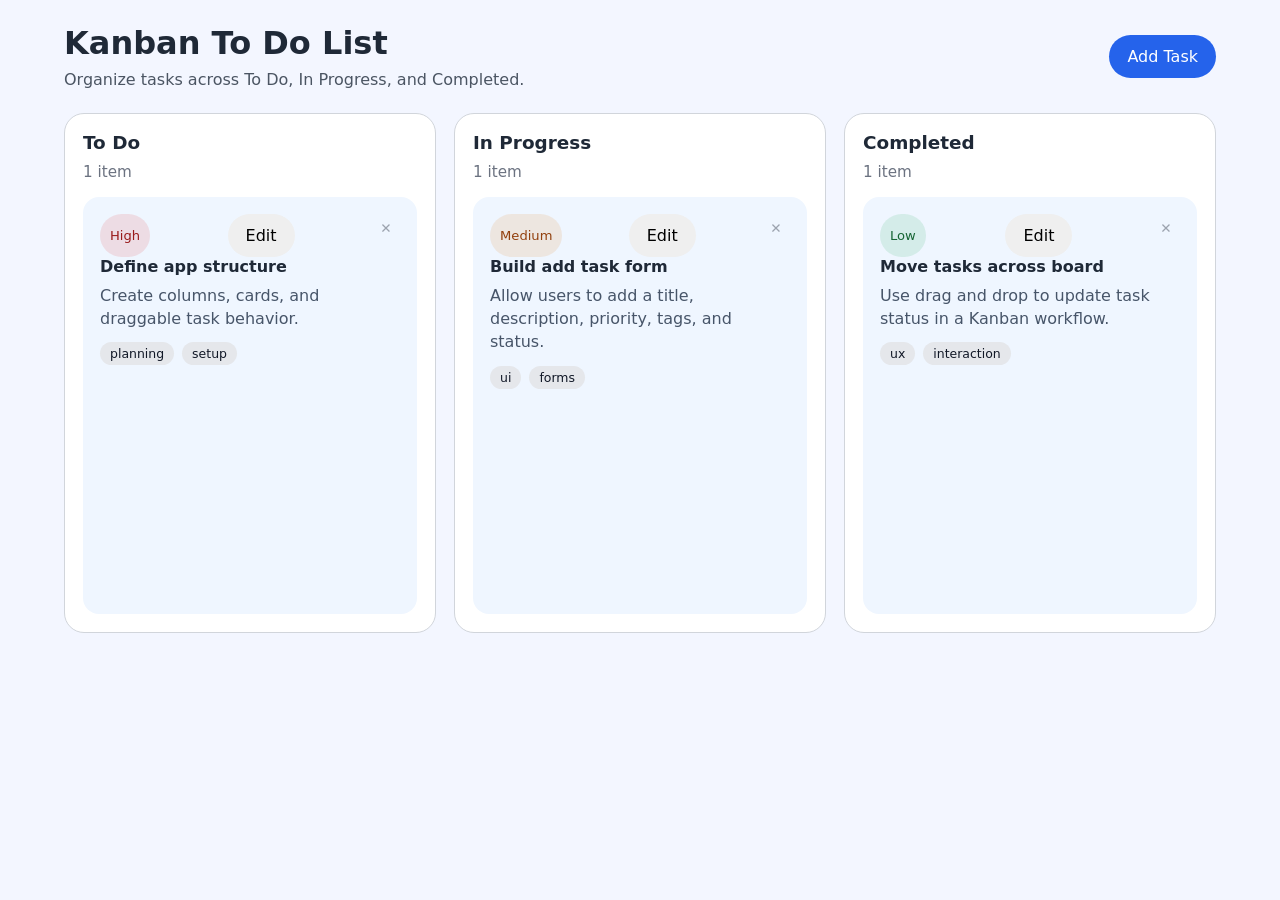
<file: index.html>
<!DOCTYPE html>
<html lang="en">
<head>
  <meta charset="UTF-8" />
  <meta name="viewport" content="width=device-width, initial-scale=1.0" />
  <title>Kanban To Do List</title>
  <link rel="stylesheet" href="styles.css" />
</head>
<body>
  <div class="app-shell">
    <header>
      <div>
        <h1>Kanban To Do List</h1>
        <p>Organize tasks across To Do, In Progress, and Completed.</p>
      </div>
      <button id="openAddTask">Add Task</button>
    </header>

    <main>
      <section class="board" aria-label="Kanban board">
        <article class="column" data-status="todo">
          <h2>To Do</h2>
          <div class="column-count">0</div>
          <div class="task-list" id="todoColumn"></div>
        </article>

        <article class="column" data-status="inprogress">
          <h2>In Progress</h2>
          <div class="column-count">0</div>
          <div class="task-list" id="inprogressColumn"></div>
        </article>

        <article class="column" data-status="completed">
          <h2>Completed</h2>
          <div class="column-count">0</div>
          <div class="task-list" id="completedColumn"></div>
        </article>
      </section>
    </main>
  </div>

  <div class="modal hidden" id="taskModal" role="dialog" aria-modal="true" aria-labelledby="modalTitle">
    <div class="modal-content">
      <div class="modal-header">
        <h2 id="modalTitle">Add New Task</h2>
        <button class="close-button" id="closeModal" aria-label="Close dialog">×</button>
      </div>
      <form id="taskForm">
        <label>
          Title
          <input type="text" id="taskTitle" name="title" required maxlength="80" />
        </label>
        <label>
          Description
          <textarea id="taskDescription" name="description" rows="4" maxlength="240"></textarea>
        </label>
        <label>
          Priority
          <select id="taskPriority" name="priority">
            <option value="Low">Low</option>
            <option value="Medium" selected>Medium</option>
            <option value="High">High</option>
          </select>
        </label>
        <label>
          Tags (comma separated)
          <input type="text" id="taskTags" name="tags" placeholder="design, backend" />
        </label>
        <label>
          Status
          <select id="taskStatus" name="status">
            <option value="todo">To Do</option>
            <option value="inprogress">In Progress</option>
            <option value="completed">Completed</option>
          </select>
        </label>
        <div class="modal-actions">
          <button type="button" class="secondary" id="cancelTask">Cancel</button>
          <button type="submit">Save Task</button>
        </div>
      </form>
    </div>
  </div>

  <script src="script.js"></script>
</body>
</html>
</file>
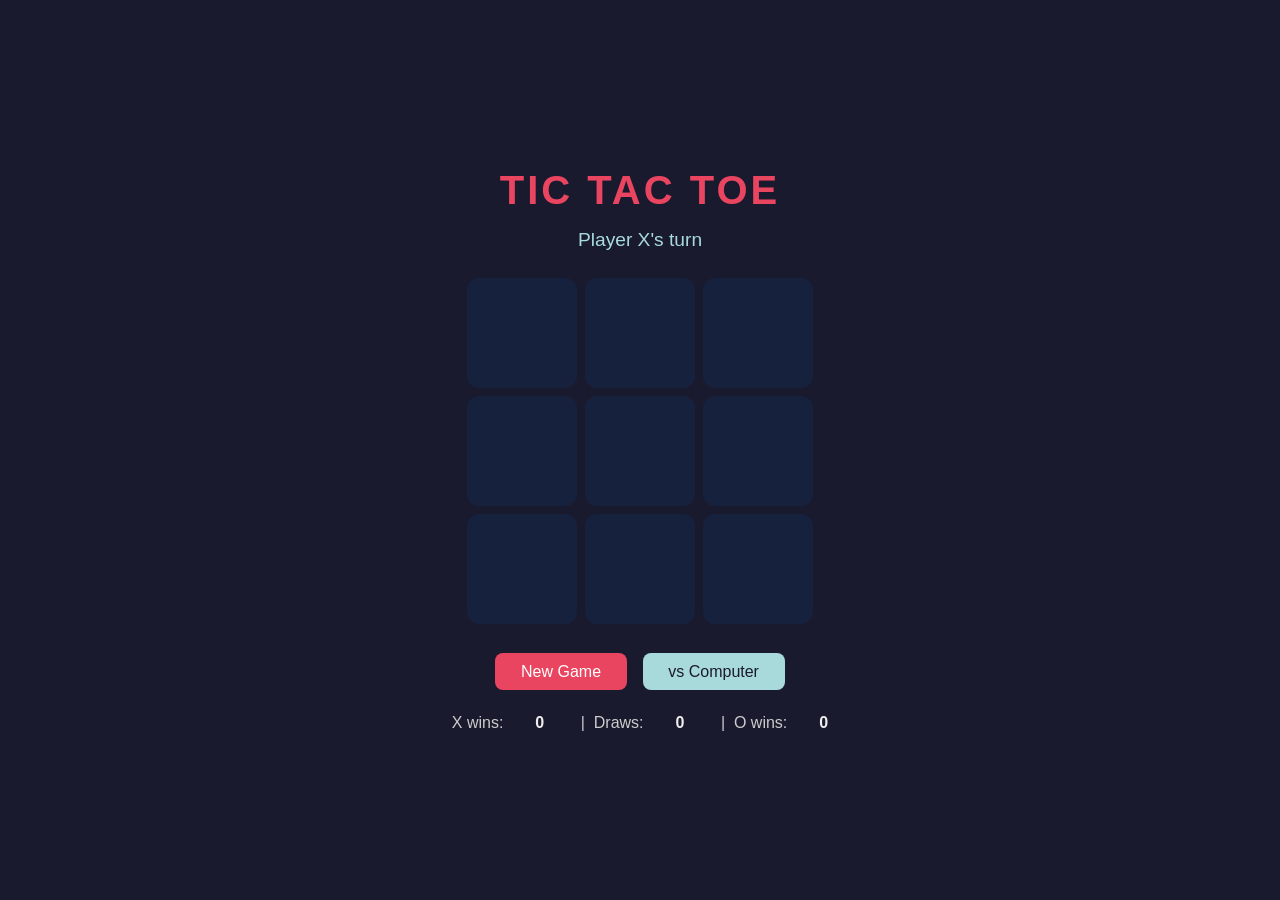
<file: tictactoe.html>
<!DOCTYPE html>
<html lang="en">
<head>
  <meta charset="UTF-8">
  <meta name="viewport" content="width=device-width, initial-scale=1.0">
  <title>Tic Tac Toe</title>
  <style>
    * { box-sizing: border-box; margin: 0; padding: 0; }

    body {
      min-height: 100vh;
      display: flex;
      flex-direction: column;
      align-items: center;
      justify-content: center;
      background: #1a1a2e;
      font-family: 'Segoe UI', sans-serif;
      color: #eee;
    }

    h1 {
      font-size: 2.5rem;
      margin-bottom: 1rem;
      letter-spacing: 3px;
      color: #e94560;
    }

    #status {
      font-size: 1.2rem;
      margin-bottom: 1.5rem;
      min-height: 1.6rem;
      color: #a8dadc;
    }

    #board {
      display: grid;
      grid-template-columns: repeat(3, 110px);
      grid-template-rows: repeat(3, 110px);
      gap: 8px;
    }

    .cell {
      background: #16213e;
      border-radius: 12px;
      display: flex;
      align-items: center;
      justify-content: center;
      font-size: 3rem;
      font-weight: bold;
      cursor: pointer;
      transition: background 0.15s, transform 0.1s;
      user-select: none;
    }

    .cell:hover:not(.taken) {
      background: #0f3460;
      transform: scale(1.04);
    }

    .cell.x { color: #e94560; }
    .cell.o { color: #a8dadc; }

    .cell.win {
      background: #0f3460;
      animation: pulse 0.5s ease-in-out infinite alternate;
    }

    @keyframes pulse {
      from { transform: scale(1); }
      to   { transform: scale(1.06); }
    }

    #controls {
      margin-top: 1.8rem;
      display: flex;
      gap: 1rem;
    }

    button {
      padding: 0.6rem 1.6rem;
      border: none;
      border-radius: 8px;
      font-size: 1rem;
      cursor: pointer;
      transition: opacity 0.15s, transform 0.1s;
    }

    button:hover { opacity: 0.85; transform: scale(1.04); }

    #resetBtn  { background: #e94560; color: #fff; }
    #modeBtn   { background: #a8dadc; color: #1a1a2e; }

    #scoreboard {
      margin-top: 1.5rem;
      display: flex;
      gap: 2rem;
      font-size: 1rem;
      color: #ccc;
    }

    #scoreboard span { font-weight: bold; color: #eee; }
  </style>
</head>
<body>

<h1>TIC TAC TOE</h1>
<div id="status">Player X's turn</div>

<div id="board">
  <div class="cell" data-i="0"></div>
  <div class="cell" data-i="1"></div>
  <div class="cell" data-i="2"></div>
  <div class="cell" data-i="3"></div>
  <div class="cell" data-i="4"></div>
  <div class="cell" data-i="5"></div>
  <div class="cell" data-i="6"></div>
  <div class="cell" data-i="7"></div>
  <div class="cell" data-i="8"></div>
</div>

<div id="controls">
  <button id="resetBtn">New Game</button>
  <button id="modeBtn">vs Computer</button>
</div>

<div id="scoreboard">
  X wins: <span id="xScore">0</span>
  &nbsp;|&nbsp;
  Draws: <span id="dScore">0</span>
  &nbsp;|&nbsp;
  O wins: <span id="oScore">0</span>
</div>

<script>
  const WINS = [[0,1,2],[3,4,5],[6,7,8],[0,3,6],[1,4,7],[2,5,8],[0,4,8],[2,4,6]];

  let board, current, gameOver, vsComputer;
  let scores = { X: 0, O: 0, D: 0 };

  const cells   = document.querySelectorAll('.cell');
  const status  = document.getElementById('status');
  const resetBtn = document.getElementById('resetBtn');
  const modeBtn  = document.getElementById('modeBtn');
  const xScore  = document.getElementById('xScore');
  const oScore  = document.getElementById('oScore');
  const dScore  = document.getElementById('dScore');

  function init() {
    board = Array(9).fill(null);
    current = 'X';
    gameOver = false;
    cells.forEach(c => { c.textContent = ''; c.className = 'cell'; });
    status.textContent = `Player X's turn`;
    if (vsComputer && current === 'O') setTimeout(computerMove, 400);
  }

  function checkWinner(b) {
    for (const [a, i, j] of WINS) {
      if (b[a] && b[a] === b[i] && b[a] === b[j]) return { winner: b[a], line: [a, i, j] };
    }
    if (b.every(Boolean)) return { winner: null, draw: true };
    return null;
  }

  function handleClick(e) {
    const i = +e.currentTarget.dataset.i;
    if (gameOver || board[i]) return;
    if (vsComputer && current === 'O') return;
    makeMove(i);
  }

  function makeMove(i) {
    board[i] = current;
    cells[i].textContent = current;
    cells[i].classList.add(current.toLowerCase(), 'taken');

    const result = checkWinner(board);
    if (result) {
      endGame(result);
    } else {
      current = current === 'X' ? 'O' : 'X';
      status.textContent = vsComputer && current === 'O'
        ? 'Computer is thinking...'
        : `Player ${current}'s turn`;
      if (vsComputer && current === 'O') setTimeout(computerMove, 450);
    }
  }

  function endGame(result) {
    gameOver = true;
    if (result.draw) {
      status.textContent = "It's a draw!";
      scores.D++;
      dScore.textContent = scores.D;
    } else {
      const label = vsComputer && result.winner === 'O' ? 'Computer' : `Player ${result.winner}`;
      status.textContent = `${label} wins!`;
      result.line.forEach(i => cells[i].classList.add('win'));
      scores[result.winner]++;
      xScore.textContent = scores.X;
      oScore.textContent = scores.O;
    }
  }

  // Minimax AI
  function minimax(b, isMax) {
    const r = checkWinner(b);
    if (r) return r.draw ? 0 : (r.winner === 'O' ? 10 : -10);
    let best = isMax ? -Infinity : Infinity;
    for (let i = 0; i < 9; i++) {
      if (!b[i]) {
        b[i] = isMax ? 'O' : 'X';
        const val = minimax(b, !isMax);
        b[i] = null;
        best = isMax ? Math.max(best, val) : Math.min(best, val);
      }
    }
    return best;
  }

  function computerMove() {
    let best = -Infinity, move = -1;
    for (let i = 0; i < 9; i++) {
      if (!board[i]) {
        board[i] = 'O';
        const val = minimax(board, false);
        board[i] = null;
        if (val > best) { best = val; move = i; }
      }
    }
    if (move !== -1) makeMove(move);
  }

  cells.forEach(c => c.addEventListener('click', handleClick));

  resetBtn.addEventListener('click', init);

  modeBtn.addEventListener('click', () => {
    vsComputer = !vsComputer;
    modeBtn.textContent = vsComputer ? 'vs Human' : 'vs Computer';
    scores = { X: 0, O: 0, D: 0 };
    xScore.textContent = oScore.textContent = dScore.textContent = 0;
    init();
  });

  vsComputer = false;
  init();
</script>
</body>
</html>
</file>
<file: styles.css>
:root {
  color-scheme: light;
  font-family: Inter, system-ui, -apple-system, BlinkMacSystemFont, "Segoe UI", sans-serif;
  background: #f3f6ff;
  color: #1f2937;
}

* {
  box-sizing: border-box;
}

body {
  margin: 0;
  min-height: 100vh;
}

button,
input,
textarea,
select {
  font: inherit;
}

.app-shell {
  max-width: 1200px;
  margin: 0 auto;
  padding: 24px;
}

header {
  display: flex;
  justify-content: space-between;
  align-items: center;
  gap: 16px;
  margin-bottom: 24px;
}

header h1 {
  margin: 0 0 8px;
  font-size: 2rem;
}

header p {
  margin: 0;
  color: #4b5563;
}

button {
  border: none;
  border-radius: 999px;
  padding: 12px 18px;
  cursor: pointer;
}

button#openAddTask,
button[type="submit"] {
  background: #2563eb;
  color: #fff;
}

button.secondary {
  background: #e5e7eb;
  color: #111827;
}

.board {
  display: grid;
  grid-template-columns: repeat(3, minmax(0, 1fr));
  gap: 18px;
}

.column {
  background: #ffffff;
  border: 1px solid #d1d5db;
  border-radius: 20px;
  padding: 18px;
  min-height: 520px;
  display: flex;
  flex-direction: column;
}

.column h2 {
  margin: 0 0 10px;
  font-size: 1.15rem;
}

.column-count {
  color: #6b7280;
  font-size: 0.95rem;
  margin-bottom: 16px;
}

.task-list {
  display: grid;
  gap: 14px;
  flex: 1;
}

.task {
  background: #eff6ff;
  border-radius: 16px;
  padding: 16px;
  cursor: grab;
  border: 1px solid transparent;
  transition: transform 150ms ease, box-shadow 150ms ease, border-color 150ms ease;
}

.task:focus,
.task:hover {
  transform: translateY(-2px);
  box-shadow: 0 12px 30px rgba(15, 23, 42, 0.08);
}

.task.dragging {
  opacity: 0.6;
  cursor: grabbing;
}

.task h3 {
  margin: 0 0 8px;
  font-size: 1rem;
}

.task p {
  margin: 0 0 12px;
  color: #475569;
  line-height: 1.45;
}

.meta-row {
  display: flex;
  justify-content: space-between;
  gap: 12px;
  flex-wrap: wrap;
}

.badge {
  display: inline-flex;
  align-items: center;
  gap: 6px;
  padding: 6px 10px;
  border-radius: 999px;
  font-size: 0.82rem;
  background: rgba(37, 99, 235, 0.12);
  color: #1e40af;
}

.badge[data-priority="High"] {
  background: rgba(220, 38, 38, 0.12);
  color: #991b1b;
}

.badge[data-priority="Medium"] {
  background: rgba(217, 119, 6, 0.12);
  color: #92400e;
}

.badge[data-priority="Low"] {
  background: rgba(22, 163, 74, 0.12);
  color: #166534;
}

.delete-button {
  width: 28px;
  height: 28px;
  padding: 0;
  display: grid;
  place-items: center;
  background: transparent;
  color: #9ca3af;
  font-size: 0.85rem;
  border-radius: 50%;
  transition: background 150ms ease, color 150ms ease;
}

.delete-button:hover {
  background: rgba(220, 38, 38, 0.12);
  color: #dc2626;
}

.tag-list {
  display: flex;
  flex-wrap: wrap;
  gap: 8px;
  margin-top: 12px;
}

.tag {
  display: inline-flex;
  padding: 4px 10px;
  border-radius: 999px;
  background: #e5e7eb;
  color: #111827;
  font-size: 0.78rem;
}

.column.drag-over {
  outline: 4px dashed rgba(37, 99, 235, 0.45);
}

.modal {
  position: fixed;
  inset: 0;
  display: grid;
  place-items: center;
  background: rgba(15, 23, 42, 0.45);
  padding: 24px;
  z-index: 10;
}

.modal.hidden {
  display: none;
}

.modal-content {
  width: min(540px, 100%);
  background: white;
  border-radius: 24px;
  padding: 24px;
  box-shadow: 0 30px 80px rgba(15, 23, 42, 0.14);
}

.modal-header {
  display: flex;
  justify-content: space-between;
  align-items: center;
  gap: 16px;
  margin-bottom: 18px;
}

.close-button {
  width: 38px;
  height: 38px;
  background: #e5e7eb;
  border-radius: 50%;
  display: grid;
  place-items: center;
  cursor: pointer;
}

form label {
  display: grid;
  gap: 6px;
  margin-bottom: 14px;
  color: #334155;
  font-size: 0.95rem;
}

input,
textarea,
select {
  width: 100%;
  border: 1px solid #d1d5db;
  border-radius: 14px;
  padding: 12px 14px;
  background: #f8fafc;
}

textarea {
  resize: vertical;
}

.modal-actions {
  display: flex;
  justify-content: flex-end;
  gap: 12px;
  margin-top: 10px;
}

@media (max-width: 900px) {
  .board {
    grid-template-columns: 1fr;
  }
}
</file>
